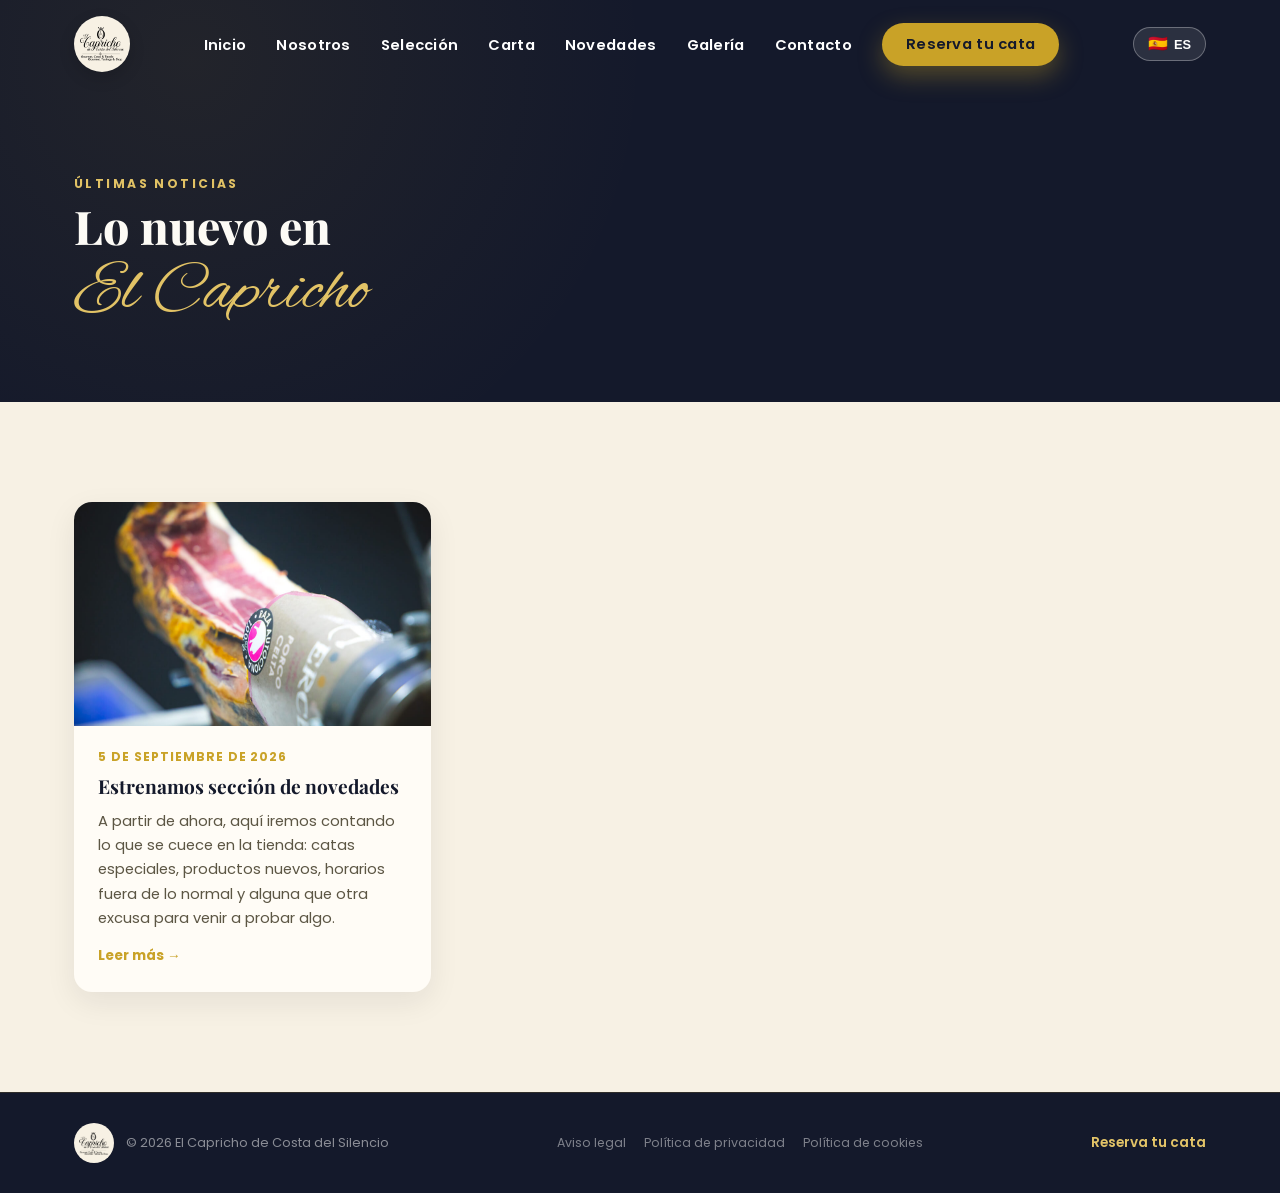
<file: novedades.html>
<!DOCTYPE html>
<html lang="es">
<head>
<meta charset="UTF-8">
<meta name="viewport" content="width=device-width, initial-scale=1.0">
<title>Novedades · El Capricho de Costa del Silencio</title>
<meta name="description" content="Novedades de El Capricho de Costa del Silencio: catas especiales, productos nuevos y noticias de nuestra tienda gourmet en Tenerife.">
<meta property="og:title" content="Novedades · El Capricho de Costa del Silencio">
<meta property="og:description" content="Catas especiales, productos nuevos y noticias de nuestra tienda gourmet en Tenerife.">
<meta property="og:type" content="website">
<meta property="og:url" content="https://elcaprichodecostadelsilencio.com/novedades.html">
<link rel="preconnect" href="https://fonts.googleapis.com">
<link rel="preconnect" href="https://fonts.gstatic.com" crossorigin>
<link href="https://fonts.googleapis.com/css2?family=Alex+Brush&family=Playfair+Display:wght@600;700;800;900&family=Poppins:wght@300;400;500;600;700&display=swap" rel="stylesheet">
<link rel="icon" href="data:image/svg+xml,%3Csvg xmlns='http://www.w3.org/2000/svg' viewBox='0 0 100 100'%3E%3Ccircle cx='50' cy='50' r='48' fill='%2314192B'/%3E%3Ctext x='50' y='66' text-anchor='middle' font-size='54' fill='%23C9A227' font-family='Georgia,serif'%3EC%3C/text%3E%3C/svg%3E">
<link rel="stylesheet" href="assets/site.css">
<script src="https://api.biscotti-cmp.com/scripts/biscotti-boot.js"></script>
<script>
window.BiscottiConfig = {
websiteId: "3cb3f3db-aba1-4e80-b52c-1565b251f432",
apiUrl: "https://api.biscotti-cmp.com/api/v1"
};
</script>
<script src="https://api.biscotti-cmp.com/scripts/biscotti.min.js" defer></script>
</head>
<body>

<div id="site-header-slot"></div>


<section class="novedades-hero">
  <div class="wrap">
    <span class="eyebrow" data-i18n="novedades_eyebrow">Últimas noticias</span>
    <h1><span data-i18n="novedades_title1">Lo nuevo en</span><span class="accent" data-i18n="novedades_title2">El Capricho</span></h1>
  </div>
</section>

<section class="novedades-list">
  <div class="wrap">
    <div class="nov-grid" id="novGrid">
      <div class="nov-empty" data-i18n="novedades_empty">Todavía no hay novedades publicadas. Vuelve pronto.</div>
    </div>
  </div>
</section>

<div id="site-footer-slot"></div>

<script src="assets/i18n.js"></script>
<script>
  let novedadesCache = null;
  async function renderPosts(lang){
    const grid = document.getElementById('novGrid');
    try{
      if (!novedadesCache){
        const res = await fetch('novedades-data.json', {cache: 'no-store'});
        novedadesCache = (await res.json()).posts || [];
      }
      const posts = [...novedadesCache].sort((a,b) => new Date(b.date) - new Date(a.date));
      if (!posts.length){
        grid.innerHTML = `<div class="nov-empty">${I18N[lang].novedades_empty}</div>`;
        return;
      }
      grid.innerHTML = posts.map(p => {
        const title = lang === 'en' ? (p.title_en || p.title_es) : p.title_es;
        const excerpt = lang === 'en' ? (p.excerpt_en || p.excerpt_es) : p.excerpt_es;
        const dateStr = new Date(p.date + 'T00:00:00').toLocaleDateString(lang === 'en' ? 'en-GB' : 'es-ES', {day:'numeric', month:'long', year:'numeric'});
        return `<article class="nov-card">
          <div class="thumb"><img src="${p.image}" alt="${title}" loading="lazy"></div>
          <div class="body">
            <div class="nov-date">${dateStr}</div>
            <h3>${title}</h3>
            <p>${excerpt}</p>
            <a class="read-more" href="novedades/${p.slug}.html">${I18N[lang].read_more}</a>
          </div>
        </article>`;
      }).join('');
    }catch(err){
      grid.innerHTML = `<div class="nov-empty">${I18N[lang].novedades_empty}</div>`;
    }
  }
  function onLanguageChange(lang){ renderPosts(lang); }
</script>
<script>window.SITE_PREFIX = "";</script>
<script src="assets/site-common.js"></script>
<script>renderPosts(localStorage.getItem('capricho_lang') || 'es');</script>

</body>
</html>
</file>
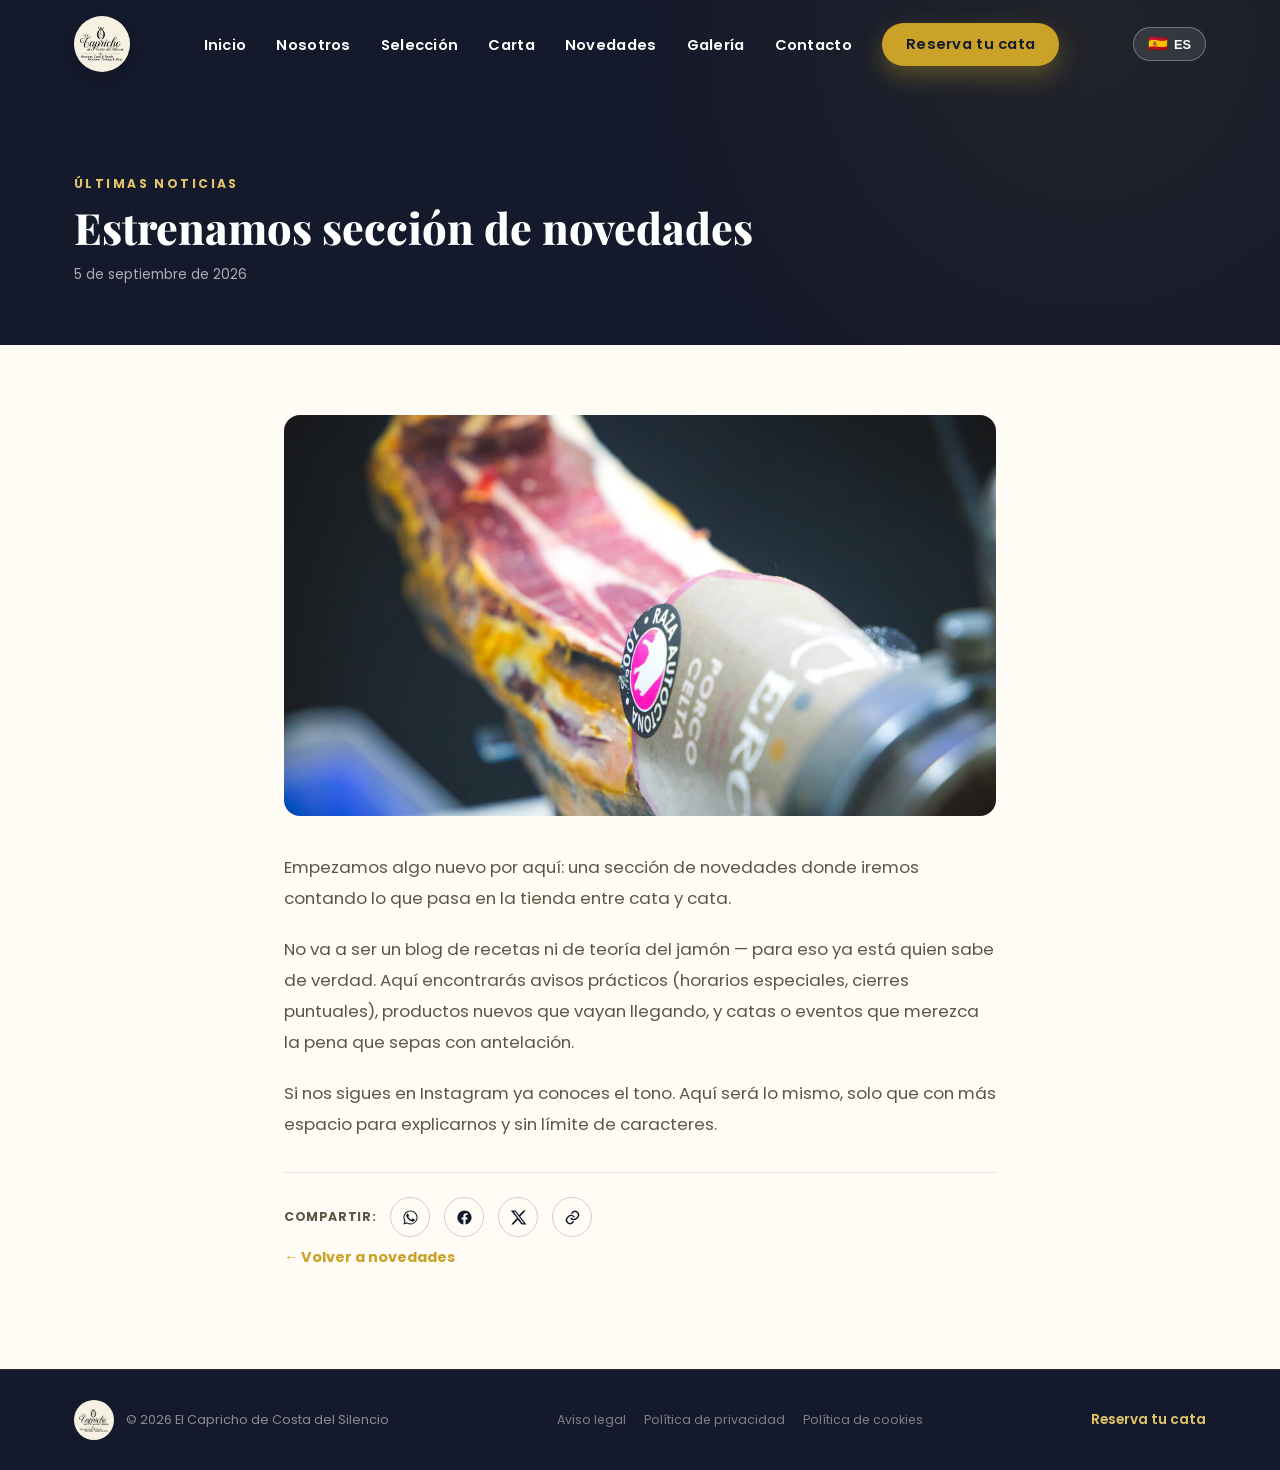
<file: novedades/estrenamos-novedades.html>
<!DOCTYPE html>
<html lang="es">
<head>
<meta charset="UTF-8">
<meta name="viewport" content="width=device-width, initial-scale=1.0">
<title>Estrenamos sección de novedades · El Capricho de Costa del Silencio</title>
<meta name="description" content="A partir de ahora, aquí iremos contando lo que se cuece en la tienda: catas especiales, productos nuevos, horarios fuera de lo normal y alguna que otra excusa para venir a probar algo.">
<meta property="og:title" content="Estrenamos sección de novedades · El Capricho de Costa del Silencio">
<meta property="og:description" content="A partir de ahora, aquí iremos contando lo que se cuece en la tienda: catas especiales, productos nuevos, horarios fuera de lo normal y alguna que otra excusa para venir a probar algo.">
<meta property="og:type" content="article">
<meta property="og:url" content="https://elcaprichodecostadelsilencio.com/novedades/estrenamos-novedades.html">
<meta property="og:image" content="https://elcaprichodecostadelsilencio.com/img/jamon-closeup.jpg">
<meta name="twitter:card" content="summary_large_image">
<link rel="preconnect" href="https://fonts.googleapis.com">
<link rel="preconnect" href="https://fonts.gstatic.com" crossorigin>
<link href="https://fonts.googleapis.com/css2?family=Alex+Brush&family=Playfair+Display:wght@600;700;800;900&family=Poppins:wght@300;400;500;600;700&display=swap" rel="stylesheet">
<link rel="icon" href="data:image/svg+xml,%3Csvg xmlns='http://www.w3.org/2000/svg' viewBox='0 0 100 100'%3E%3Ccircle cx='50' cy='50' r='48' fill='%2314192B'/%3E%3Ctext x='50' y='66' text-anchor='middle' font-size='54' fill='%23C9A227' font-family='Georgia,serif'%3EC%3C/text%3E%3C/svg%3E">
<link rel="stylesheet" href="../assets/site.css">
<script src="https://api.biscotti-cmp.com/scripts/biscotti-boot.js"></script>
<script>
window.BiscottiConfig = {
websiteId: "3cb3f3db-aba1-4e80-b52c-1565b251f432",
apiUrl: "https://api.biscotti-cmp.com/api/v1"
};
</script>
<script src="https://api.biscotti-cmp.com/scripts/biscotti.min.js" defer></script>
</head>
<body>

<div id="site-header-slot"></div>


<section class="post-hero">
  <div class="wrap">
    <span class="eyebrow" data-i18n="novedades_eyebrow">Últimas noticias</span>
    <h1 id="postTitle">Estrenamos sección de novedades</h1>
    <div class="post-meta" id="postDate">5 de septiembre de 2026</div>
  </div>
</section>

<section class="post-body">
  <div class="wrap">
    <img class="post-cover" src="../img/jamon-closeup.jpg" alt="Estrenamos sección de novedades">
    <div id="postContentEs">
      <p>Empezamos algo nuevo por aquí: una sección de novedades donde iremos contando lo que pasa en la tienda entre cata y cata.</p>
      <p>No va a ser un blog de recetas ni de teoría del jamón — para eso ya está quien sabe de verdad. Aquí encontrarás avisos prácticos (horarios especiales, cierres puntuales), productos nuevos que vayan llegando, y catas o eventos que merezca la pena que sepas con antelación.</p>
      <p>Si nos sigues en Instagram ya conoces el tono. Aquí será lo mismo, solo que con más espacio para explicarnos y sin límite de caracteres.</p>
    </div>
    <div id="postContentEn" style="display:none;">
      <p>We're starting something new here: a news section where we'll share what's going on at the shop between tastings.</p>
      <p>This won't be a recipe blog or a deep dive into ham theory — there are people who actually know that stuff for that. Here you'll find practical notices (special hours, occasional closures), new products as they arrive, and tastings or events worth knowing about in advance.</p>
      <p>If you follow us on Instagram, you already know the tone. Same thing here, just with more room to explain ourselves and no character limit.</p>
    </div>
    <div class="post-share">
      <span class="share-label" data-i18n="share_label">Compartir:</span>
      <div class="socials" id="shareIcons"></div>
    </div>
    <a class="post-back" href="../novedades.html" data-i18n="post_back">← Volver a novedades</a>
  </div>
</section>

<div id="site-footer-slot"></div>

<script src="../assets/i18n.js"></script>
<script>
  const POST_ES_TITLE = 'Estrenamos sección de novedades';
  const POST_EN_TITLE = "We're launching our news section";
  const POST_DATE = "2026-09-05";
  const POST_URL = "https://elcaprichodecostadelsilencio.com/novedades/estrenamos-novedades.html";
  function onLanguageChange(lang){
    document.getElementById('postTitle').textContent = lang === 'en' ? POST_EN_TITLE : POST_ES_TITLE;
    document.getElementById('postDate').textContent = new Date(POST_DATE + 'T00:00:00').toLocaleDateString(lang === 'en' ? 'en-GB' : 'es-ES', {day:'numeric', month:'long', year:'numeric'});
    document.getElementById('postContentEs').style.display = lang === 'en' ? 'none' : 'block';
    document.getElementById('postContentEn').style.display = lang === 'en' ? 'block' : 'none';
    if (window.CapriShare) CapriShare.render('shareIcons', POST_URL, lang === 'en' ? POST_EN_TITLE : POST_ES_TITLE);
  }
</script>
<script>window.SITE_PREFIX = "../";</script>
<script src="../assets/site-common.js"></script>

</body>
</html>
</file>
<file: assets/site.css>
:root{
    --ink:#14192B;
    --ink-2:#0C1020;
    --gold:#C9A227;
    --gold-light:#E3C468;
    --cream:#F7F1E4;
    --cream-2:#EFE1BF;
    --paper:#FFFCF6;
    --text-soft:#5c5644;
  }
  *{box-sizing:border-box;margin:0;padding:0;}
  html{scroll-behavior:smooth;}
  body{
    font-family:'Poppins',sans-serif;
    color:var(--ink);
    background:var(--paper);
    overflow-x:hidden;
  }
  img{max-width:100%;display:block;}
  a{text-decoration:none;color:inherit;}
  ul{list-style:none;}
  .script{font-family:'Alex Brush',cursive;}
  .wrap{max-width:1180px;margin:0 auto;padding:0 24px;}
  .btn{
    display:inline-block;
    background:var(--gold);
    color:var(--ink);
    font-weight:700;
    padding:14px 32px;
    border-radius:40px;
    letter-spacing:.02em;
    box-shadow:0 10px 24px rgba(201,162,39,.35);
    transition:transform .2s ease, box-shadow .2s ease, background .2s ease;
    border:none;
    cursor:pointer;
    font-family:'Poppins',sans-serif;
    font-size:.95rem;
  }
  .btn:hover{transform:translateY(-2px);box-shadow:0 14px 30px rgba(201,162,39,.45);background:var(--gold-light);}
  .btn.outline{
    background:transparent;
    border:2px solid var(--gold);
    color:var(--gold);
    box-shadow:none;
  }
  .btn.outline:hover{background:var(--gold);color:var(--ink);}
  .btn.ghost{
    background:transparent;border:2px solid rgba(20,25,43,.25);color:var(--ink);box-shadow:none;
  }
  .btn.ghost:hover{background:var(--ink);color:var(--cream);border-color:var(--ink);}
  .eyebrow{
    text-transform:uppercase;
    letter-spacing:.2em;
    font-size:.76rem;
    font-weight:700;
    color:var(--gold);
  }
  h2.section-title{
    font-family:'Playfair Display',serif;
    font-size:clamp(2rem,4vw,2.9rem);
    font-weight:800;
    line-height:1.1;
    margin:.4rem 0 1rem;
  }
  h2.section-title .accent{
    display:block;
    font-family:'Alex Brush',cursive;
    font-weight:400;
    color:var(--gold);
    font-size:1.5em;
    margin-top:.05em;
  }

  /* ---------- HEADER ---------- */
  header{
    position:fixed;top:0;left:0;right:0;
    z-index:100;
    background:rgba(20,25,43,0);
    transition:background .35s ease, box-shadow .35s ease, padding .35s ease;
    padding:16px 0;
  }
  header.scrolled{
    background:rgba(255,252,246,.97);
    box-shadow:0 4px 24px rgba(0,0,0,.1);
    padding:8px 0;
    backdrop-filter:blur(6px);
  }
  nav{display:flex;align-items:center;justify-content:space-between;gap:20px;}
  .brand{display:flex;align-items:center;gap:12px;}
  .brand .badge{
    background:var(--cream);
    border-radius:50%;
    width:56px;height:56px;
    display:flex;align-items:center;justify-content:center;
    box-shadow:0 6px 16px rgba(0,0,0,.15);
    flex:none;
    transition:width .3s ease,height .3s ease;
    padding:6px;
  }
  header.scrolled .brand .badge{width:46px;height:46px;}
  .brand .badge img{width:100%;height:100%;object-fit:contain;}
  .brand-text{display:none;}
  .nav-links{display:flex;gap:30px;align-items:center;}
  .nav-links a{font-weight:600;font-size:.92rem;position:relative;padding:4px 0;color:#fff;transition:color .35s ease;letter-spacing:.02em;}
  header.scrolled .nav-links a{color:var(--ink);}
  .nav-links a::after{
    content:'';position:absolute;left:0;bottom:-2px;width:0;height:2px;background:var(--gold);
    transition:width .25s ease;
  }
  .nav-links a:hover::after{width:100%;}
  .nav-links a.btn{padding:11px 24px;color:var(--ink)!important;}
  .nav-links a.btn::after{display:none;}
  .burger{display:none;background:none;border:none;font-size:1.6rem;color:var(--gold);cursor:pointer;}

  @media (max-width:900px){
    .nav-links{
      position:fixed;inset:0 0 0 auto;height:100vh;width:min(78vw,320px);
      background:var(--paper);flex-direction:column;justify-content:center;
      align-items:flex-start;padding:0 40px;gap:24px;
      transform:translateX(100%);transition:transform .35s ease;
      box-shadow:-10px 0 30px rgba(0,0,0,.15);
    }
    .nav-links.open{transform:translateX(0);}
    .nav-links a:not(.btn){color:var(--ink);}
    .nav-links a.btn{margin-top:10px;}
    .burger{display:block;z-index:110;order:-1;}
    .brand{flex:1;justify-content:center;}
  }

  /* ---------- HERO ---------- */
  .hero{
    position:relative;
    min-height:100vh;
    display:flex;
    align-items:center;
    background:linear-gradient(180deg, rgba(12,16,32,.55), rgba(12,16,32,.78)), url('img/storefront.jpg') center 60%/cover no-repeat;
  }
  .hero .wrap{position:relative;z-index:2;padding-top:110px;}
  .hero-tag{
    display:inline-flex;align-items:center;gap:10px;
    background:rgba(255,255,255,.1);
    border:1px solid rgba(201,162,39,.5);
    color:var(--gold-light);padding:8px 18px;border-radius:30px;
    font-size:.76rem;letter-spacing:.16em;text-transform:uppercase;font-weight:600;
    backdrop-filter:blur(4px);
  }
  .hero h1{
    color:#fff;
    font-family:'Playfair Display',serif;
    font-size:clamp(2.4rem,6vw,4.2rem);
    font-weight:800;
    line-height:1.08;
    margin:24px 0 10px;
    text-shadow:0 6px 30px rgba(0,0,0,.4);
  }
  .hero h1 .script{
    display:block;
    font-family:'Alex Brush',cursive;
    font-weight:400;
    font-size:1.15em;
    color:var(--gold-light);
    margin-top:8px;
  }
  .hero p{
    color:rgba(255,255,255,.85);
    font-size:1.1rem;
    max-width:520px;
    margin-bottom:34px;
    line-height:1.7;
  }
  .hero-ctas{display:flex;gap:16px;flex-wrap:wrap;}
  .hero-badges{display:flex;gap:14px;margin-top:38px;flex-wrap:wrap;}
  .hero-badges span{
    display:flex;align-items:center;gap:8px;
    color:rgba(255,255,255,.75);font-size:.82rem;font-weight:500;
  }
  .scroll-cue{
    position:absolute;bottom:34px;left:50%;transform:translateX(-50%);
    color:#fff;font-size:.72rem;letter-spacing:.2em;text-transform:uppercase;
    display:flex;flex-direction:column;align-items:center;gap:8px;opacity:.85;
  }
  .scroll-cue span{width:1px;height:34px;background:var(--gold);display:block;animation:pulse 1.8s infinite;}
  @keyframes pulse{0%,100%{opacity:.2;}50%{opacity:1;}}

  /* ---------- INTRO / SOBRE NOSOTROS ---------- */
  .intro{padding:120px 0 100px;background:var(--paper);}
  .intro-grid{display:grid;grid-template-columns:1fr 1fr;gap:70px;align-items:center;}
  .intro-media{position:relative;border-radius:18px;overflow:hidden;}
  .intro-media img{border-radius:18px;aspect-ratio:4/5;object-fit:cover;}
  .intro-media .float-card{
    position:absolute;bottom:-26px;right:-26px;
    background:var(--ink);
    color:#fff;
    padding:22px 26px;
    border-radius:16px;
    box-shadow:0 16px 34px rgba(20,25,43,.35);
    max-width:220px;
    border:1px solid rgba(201,162,39,.4);
  }
  .intro-media .float-card strong{display:block;font-family:'Playfair Display',serif;font-size:1.8rem;line-height:1;color:var(--gold-light);}
  .intro-media .float-card span{font-size:.78rem;letter-spacing:.05em;opacity:.85;}
  .intro-text p{color:var(--text-soft);font-size:1.05rem;line-height:1.85;margin-bottom:18px;}
  .intro-points{display:grid;grid-template-columns:1fr 1fr;gap:20px;margin-top:30px;}
  .intro-points li{display:flex;gap:12px;align-items:flex-start;font-weight:600;font-size:.9rem;color:var(--ink);}
  .intro-points li .dot{width:9px;height:9px;border-radius:50%;background:var(--gold);margin-top:6px;flex:none;}

  @media (max-width:900px){
    .intro-grid{grid-template-columns:1fr;gap:60px;}
    .intro-media{order:-1;}
    .intro-media .float-card{right:16px;bottom:-20px;}
  }

  /* ---------- SELECCIÓN ---------- */
  .seleccion{background:var(--ink);color:#fff;padding:110px 0;position:relative;}
  .seleccion::before{
    content:'';position:absolute;inset:0;
    background:radial-gradient(circle at 15% 15%, rgba(201,162,39,.08), transparent 40%);
    pointer-events:none;
  }
  .seleccion .eyebrow{color:var(--gold-light);}
  .seleccion h2{color:#fff;}
  .seleccion h2 .accent{color:var(--gold-light);}
  .sel-grid{display:grid;grid-template-columns:repeat(3,1fr);gap:26px;margin-top:54px;}
  .sel-card{
    background:rgba(255,255,255,.04);
    border:1px solid rgba(201,162,39,.25);
    border-radius:18px;overflow:hidden;
    transition:transform .25s ease, background .25s ease, border-color .25s ease;
  }
  .sel-card:hover{transform:translateY(-6px);background:rgba(255,255,255,.07);border-color:var(--gold);}
  .sel-card .thumb{aspect-ratio:4/3;overflow:hidden;}
  .sel-card .thumb img{width:100%;height:100%;object-fit:cover;transition:transform .5s ease;}
  .sel-card:hover .thumb img{transform:scale(1.07);}
  .sel-card .body{padding:24px 26px 28px;}
  .sel-card h3{font-family:'Playfair Display',serif;font-size:1.25rem;margin-bottom:10px;color:var(--gold-light);}
  .sel-card p{color:rgba(255,255,255,.72);font-size:.92rem;line-height:1.7;}
  @media (max-width:900px){.sel-grid{grid-template-columns:1fr 1fr;}}
  @media (max-width:600px){.sel-grid{grid-template-columns:1fr;}}

  /* ---------- CARTA (live menu) ---------- */
  .carta{background:var(--ink);color:#fff;padding:110px 0;position:relative;}
  .carta::before{
    content:'';position:absolute;inset:0;
    background:radial-gradient(circle at 85% 10%, rgba(201,162,39,.08), transparent 40%);
    pointer-events:none;
  }
  .carta .eyebrow{color:var(--gold-light);}
  .carta h2{color:#fff;}
  .carta h2 .accent{color:var(--gold-light);}
  .carta-sub{color:rgba(255,255,255,.6);font-size:.92rem;margin-top:-4px;margin-bottom:10px;max-width:560px;}
  .menu-tabs{display:flex;flex-wrap:wrap;gap:10px;margin-top:38px;margin-bottom:36px;position:relative;}
  .menu-tab{
    background:rgba(255,255,255,.06);border:1px solid rgba(201,162,39,.25);color:rgba(255,255,255,.8);
    font-family:'Poppins',sans-serif;font-weight:600;font-size:.82rem;padding:9px 18px;border-radius:30px;
    cursor:pointer;transition:background .2s ease,border-color .2s ease,color .2s ease;
  }
  .menu-tab:hover{background:rgba(255,255,255,.12);}
  .menu-tab.active{background:var(--gold);border-color:var(--gold);color:var(--ink);}
  .menu-panel{
    background:var(--paper);border-radius:20px;padding:8px 34px;
    box-shadow:0 24px 50px rgba(0,0,0,.25);position:relative;min-height:120px;
  }
  .menu-item{display:flex;justify-content:space-between;align-items:baseline;gap:16px;padding:16px 0;border-bottom:1px dashed rgba(20,25,43,.15);}
  .menu-item:last-child{border-bottom:none;}
  .menu-item .mi-name{font-weight:600;color:var(--ink);font-size:.95rem;}
  .menu-item .mi-price{font-weight:800;color:var(--gold);white-space:nowrap;font-size:.95rem;}
  .menu-loading{color:rgba(255,255,255,.55);font-size:.9rem;padding:20px 0;}
  .menu-foot{text-align:center;margin-top:30px;}
  .menu-foot a{color:var(--gold-light);font-weight:600;font-size:.88rem;border-bottom:1px solid rgba(227,196,104,.5);padding-bottom:2px;}
  .menu-foot a:hover{color:#fff;}
  @media (max-width:600px){.menu-panel{padding:6px 18px;}}

  /* ---------- GALERÍA ---------- */
  .gallery{padding:120px 0 100px;background:var(--cream);}
  .gallery-head{display:flex;justify-content:space-between;align-items:flex-end;flex-wrap:wrap;gap:20px;margin-bottom:50px;}
  .gallery-grid{display:grid;grid-template-columns:repeat(4,1fr);grid-auto-rows:190px;gap:16px;}
  .gallery-grid a{position:relative;border-radius:14px;overflow:hidden;display:block;}
  .gallery-grid img{width:100%;height:100%;object-fit:cover;transition:transform .5s ease;}
  .gallery-grid a:hover img{transform:scale(1.08);}
  .gallery-grid a::after{
    content:'';position:absolute;inset:0;
    background:linear-gradient(180deg, transparent 50%, rgba(0,0,0,.5));
    opacity:0;transition:opacity .3s ease;
  }
  .gallery-grid a:hover::after{opacity:1;}
  .g1{grid-column:span 2;grid-row:span 2;}
  .g5{grid-column:span 2;}
  @media (max-width:900px){
    .gallery-grid{grid-template-columns:repeat(2,1fr);grid-auto-rows:170px;}
    .g1{grid-column:span 2;grid-row:span 1;}
    .g5{grid-column:span 1;}
  }

  .lightbox{
    position:fixed;inset:0;background:rgba(12,16,32,.94);
    display:flex;align-items:center;justify-content:center;
    z-index:200;opacity:0;pointer-events:none;transition:opacity .3s ease;padding:30px;
  }
  .lightbox.open{opacity:1;pointer-events:auto;}
  .lightbox img{max-width:min(900px,90vw);max-height:85vh;border-radius:12px;box-shadow:0 30px 60px rgba(0,0,0,.5);}
  .lightbox-close{position:absolute;top:26px;right:32px;color:#fff;font-size:2rem;cursor:pointer;line-height:1;background:none;border:none;}

  /* ---------- CONTACTO / RESERVAS ---------- */
  .contact{background:var(--paper);padding:120px 0 100px;}
  .contact-head{text-align:center;max-width:640px;margin:0 auto 56px;}
  .contact-head .eyebrow{justify-content:center;display:flex;}
  .contact-grid{display:grid;grid-template-columns:1fr 1fr;gap:60px;align-items:start;}
  .quick-actions{display:flex;flex-direction:column;gap:14px;margin-bottom:34px;}
  .quick-actions .btn{width:100%;text-align:center;}
  .info-list{display:flex;flex-direction:column;gap:20px;margin-bottom:28px;}
  .info-list li{display:flex;gap:14px;align-items:flex-start;}
  .info-list .ic{
    width:42px;height:42px;border-radius:50%;background:var(--ink);
    display:flex;align-items:center;justify-content:center;flex:none;
  }
  .info-list strong{display:block;font-size:.92rem;margin-bottom:2px;}
  .info-list span, .info-list a{color:var(--text-soft);font-size:.88rem;line-height:1.6;}
  .info-list a.go{color:var(--gold);font-weight:700;}
  .hours-grid{display:grid;grid-template-columns:auto 1fr;gap:2px 14px;margin-top:2px;}
  .hours-grid span:nth-child(odd){color:#8a7f68;}
  .hours-grid span.closed{color:#b0a68f;font-style:italic;}
  .socials{display:flex;gap:14px;flex-wrap:wrap;}
  .socials a{
    width:40px;height:40px;border-radius:50%;border:1px solid rgba(20,25,43,.2);
    display:flex;align-items:center;justify-content:center;color:var(--ink);
    transition:background .2s ease,border-color .2s ease,color .2s ease,transform .2s ease;
  }
  .socials a svg{width:17px;height:17px;}
  .socials a:hover{background:var(--gold);border-color:var(--gold);color:var(--ink);transform:translateY(-3px);}

  .form-card{background:var(--ink);border-radius:22px;padding:36px;color:#fff;box-shadow:0 24px 50px rgba(20,25,43,.2);}
  .form-tabs{display:flex;gap:8px;margin-bottom:22px;}
  .form-tab{
    flex:1;background:rgba(255,255,255,.06);border:1px solid rgba(255,255,255,.15);color:rgba(255,255,255,.7);
    padding:11px 14px;border-radius:12px;font-family:'Poppins',sans-serif;font-weight:600;font-size:.82rem;
    cursor:pointer;transition:background .2s ease,border-color .2s ease,color .2s ease;text-align:center;
  }
  .form-tab.active{background:var(--gold);border-color:var(--gold);color:var(--ink);}
  .form-panel{display:none;}
  .form-panel.active{display:block;}
  .form-card h3{font-family:'Playfair Display',serif;font-size:1.4rem;margin-bottom:6px;color:var(--gold-light);}
  .form-card p.note{color:rgba(255,255,255,.6);font-size:.82rem;margin-bottom:24px;line-height:1.6;}
  .more-contacts{margin-top:26px;padding-top:22px;border-top:1px solid rgba(20,25,43,.12);}
  .more-contacts .mc-title{font-size:.78rem;font-weight:700;letter-spacing:.08em;text-transform:uppercase;color:#8a7f68;margin-bottom:10px;}
  .more-contacts ul{display:flex;flex-direction:column;gap:6px;}
  .more-contacts li{font-size:.85rem;color:var(--text-soft);display:flex;gap:6px;flex-wrap:wrap;}
  .more-contacts a{color:var(--ink);font-weight:600;}
  .more-contacts a:hover{color:var(--gold);}

  .form-captcha{
    background:rgba(201,162,39,.08);border:1px dashed rgba(201,162,39,.4);
    border-radius:12px;padding:14px 16px;margin-bottom:16px;
  }
  .form-captcha label{color:var(--gold-light)!important;}
  .captcha-msg{font-size:.78rem;margin-top:6px;display:none;}
  .captcha-msg.show{display:block;}
  .captcha-msg.err{color:#ff9d9d;}
  .captcha-msg.ok{color:#8fd99f;}
  .form-status{
    display:none;align-items:flex-start;gap:10px;margin-top:14px;padding:12px 14px;
    border-radius:12px;font-size:.85rem;line-height:1.55;
  }
  .form-status.show{display:flex;}
  .form-status.sending{background:rgba(255,255,255,.06);color:rgba(255,255,255,.75);}
  .form-status.success{background:rgba(143,217,159,.12);color:#c9f0d1;border:1px solid rgba(143,217,159,.3);}
  .form-status.error{background:rgba(255,157,157,.12);color:#ffd1d1;border:1px solid rgba(255,157,157,.3);}
  .form-status a{color:inherit;font-weight:700;text-decoration:underline;}
  .form-row{display:grid;grid-template-columns:1fr 1fr;gap:14px;margin-bottom:14px;}
  .form-card label{display:block;font-size:.78rem;font-weight:600;margin-bottom:6px;color:rgba(255,255,255,.75);}
  .form-card input, .form-card textarea{
    width:100%;background:rgba(255,255,255,.06);border:1px solid rgba(255,255,255,.18);
    border-radius:10px;padding:11px 14px;color:#fff;font-family:'Poppins',sans-serif;font-size:.9rem;
  }
  .form-card input::placeholder, .form-card textarea::placeholder{color:rgba(255,255,255,.35);}
  .form-card textarea{resize:vertical;min-height:90px;margin-bottom:18px;}
  .form-card .full{margin-bottom:14px;}
  .form-card input.invalid, .form-card textarea.invalid{border-color:#ff9d9d;background:rgba(255,157,157,.08);}
  .field-error{display:none;color:#ff9d9d;font-size:.76rem;margin-top:5px;line-height:1.4;}
  .field-error.show{display:block;}
  .map-box{border-radius:18px;overflow:hidden;min-height:280px;background:var(--cream-2);position:relative;margin-top:8px;}
  .map-box iframe{width:100%;height:100%;min-height:280px;display:block;border:0;}
  @media (max-width:900px){.contact-grid{grid-template-columns:1fr;gap:50px;} .form-row{grid-template-columns:1fr;}}

  footer{background:var(--ink);border-top:1px solid rgba(201,162,39,.15);padding:30px 0;}
  footer .wrap{display:flex;justify-content:space-between;align-items:center;flex-wrap:wrap;gap:14px;}
  footer .f-brand{display:flex;align-items:center;gap:12px;}
  footer .f-brand .badge{background:var(--cream);border-radius:50%;width:40px;height:40px;display:flex;align-items:center;justify-content:center;padding:5px;flex:none;}
  footer .f-brand .badge img{width:100%;height:100%;object-fit:contain;}
  footer .f-brand span{color:rgba(255,255,255,.5);font-size:.8rem;}
  footer a.book{color:var(--gold-light);font-weight:600;font-size:.85rem;}
  footer a.book:hover{color:#fff;}
  .legal-links{display:flex;gap:18px;flex-wrap:wrap;}
  .legal-links button{
    background:none;border:none;cursor:pointer;font-family:'Poppins',sans-serif;
    color:rgba(255,255,255,.45);font-size:.78rem;transition:color .2s ease;padding:0;
  }
  .legal-links button:hover{color:var(--gold-light);}

  /* ---------- LEGAL MODAL ---------- */
  .legal-modal{
    position:fixed;inset:0;background:rgba(12,16,32,.75);
    display:flex;align-items:center;justify-content:center;padding:24px;
    z-index:300;opacity:0;pointer-events:none;transition:opacity .25s ease;
  }
  .legal-modal.open{opacity:1;pointer-events:auto;}
  .legal-box{
    background:var(--paper);border-radius:20px;max-width:760px;width:100%;max-height:85vh;
    overflow:hidden;display:flex;flex-direction:column;box-shadow:0 30px 70px rgba(0,0,0,.4);
  }
  .legal-head{display:flex;align-items:center;justify-content:space-between;padding:22px 26px;border-bottom:1px solid rgba(20,25,43,.1);}
  .legal-head h3{font-family:'Playfair Display',serif;font-size:1.3rem;color:var(--ink);}
  .legal-close{background:none;border:none;cursor:pointer;font-size:1.6rem;line-height:1;color:var(--text-soft);}
  .legal-tabs{display:flex;gap:8px;padding:16px 26px 0;flex-wrap:wrap;}
  .legal-tab{
    background:var(--cream);border:1px solid rgba(20,25,43,.1);color:var(--ink);
    padding:8px 16px;border-radius:20px;font-family:'Poppins',sans-serif;font-weight:600;font-size:.8rem;
    cursor:pointer;transition:background .2s ease,color .2s ease;
  }
  .legal-tab.active{background:var(--ink);color:var(--gold-light);border-color:var(--ink);}
  .legal-body{padding:20px 26px 30px;overflow-y:auto;}
  .legal-panel{display:none;}
  .legal-panel.active{display:block;}
  .legal-panel h4{font-family:'Playfair Display',serif;font-size:1.05rem;color:var(--ink);margin:20px 0 8px;}
  .legal-panel h4:first-child{margin-top:0;}
  .legal-panel p{color:var(--text-soft);font-size:.9rem;line-height:1.75;margin-bottom:10px;}
  .legal-panel ul{margin:0 0 12px 0;padding-left:0;}
  .legal-panel li{color:var(--text-soft);font-size:.9rem;line-height:1.7;margin-bottom:8px;list-style:none;padding-left:16px;position:relative;}
  .legal-panel li::before{content:'—';position:absolute;left:0;color:var(--gold);}
  .legal-panel a{color:var(--gold);font-weight:600;}

  /* ---------- LANGUAGE SWITCHER ---------- */
  .lang-switch{position:relative;}
  .lang-btn{
    display:flex;align-items:center;gap:6px;
    background:rgba(255,255,255,.1);
    border:1px solid rgba(255,255,255,.3);
    color:#fff;padding:8px 14px;border-radius:30px;
    font-weight:600;font-size:.8rem;cursor:pointer;
    transition:background .35s ease,border-color .35s ease,color .35s ease;
  }
  header.scrolled .lang-btn{background:rgba(20,25,43,.06);border-color:rgba(20,25,43,.2);color:var(--ink);}
  .lang-menu{
    position:absolute;top:calc(100% + 10px);right:0;
    background:#fff;border-radius:14px;overflow:hidden;
    box-shadow:0 16px 40px rgba(0,0,0,.18);min-width:150px;
    opacity:0;visibility:hidden;transform:translateY(-6px);
    transition:opacity .2s ease,transform .2s ease,visibility .2s ease;z-index:120;
  }
  .lang-switch.open .lang-menu{opacity:1;visibility:visible;transform:translateY(0);}
  .lang-menu button{
    display:flex;align-items:center;gap:10px;width:100%;padding:11px 16px;background:none;border:none;cursor:pointer;
    font-family:'Poppins',sans-serif;font-weight:600;font-size:.85rem;color:var(--ink);text-align:left;transition:background .15s ease;
  }
  .lang-menu button:hover{background:var(--cream);}
  .lang-menu button.active{color:var(--gold);}
  .flag{font-size:1rem;line-height:1;}

  /* ---------- BACK TO TOP ---------- */
  .to-top{
    position:fixed;right:24px;bottom:24px;width:48px;height:48px;border-radius:50%;
    background:var(--gold);color:var(--ink);display:flex;align-items:center;justify-content:center;
    border:none;cursor:pointer;box-shadow:0 10px 24px rgba(201,162,39,.4);
    opacity:0;visibility:hidden;transform:translateY(12px);
    transition:opacity .3s ease, transform .3s ease, background .2s ease;z-index:90;
  }
  .to-top.show{opacity:1;visibility:visible;transform:translateY(0);}
  .to-top:hover{background:var(--gold-light);}
  .to-top svg{width:20px;height:20px;}

  /* ---------- ANNOUNCEMENT POPUP ---------- */
  .announce-modal{
    position:fixed;inset:0;background:rgba(12,16,32,.82);
    display:flex;align-items:center;justify-content:center;padding:24px;
    z-index:400;opacity:0;pointer-events:none;transition:opacity .3s ease;
  }
  .announce-modal.show{opacity:1;pointer-events:auto;}
  .announce-box{position:relative;max-width:480px;width:100%;}
  .announce-box img{width:100%;border-radius:14px;box-shadow:0 30px 70px rgba(0,0,0,.5);display:block;}
  .announce-close{
    position:absolute;top:-14px;right:-14px;width:36px;height:36px;border-radius:50%;
    background:var(--gold);color:var(--ink);border:none;font-size:1.4rem;line-height:1;cursor:pointer;
    display:flex;align-items:center;justify-content:center;box-shadow:0 8px 20px rgba(0,0,0,.35);
    transition:background .2s ease;
  }
  .announce-close:hover{background:var(--gold-light);}
  /* ---------- NOVEDADES (news/blog) ---------- */
  .novedades-hero{background:var(--ink);color:#fff;padding:170px 0 70px;position:relative;}
  .novedades-hero::before{content:'';position:absolute;inset:0;background:radial-gradient(circle at 15% 15%, rgba(201,162,39,.08), transparent 40%);pointer-events:none;}
  .novedades-hero .eyebrow{color:var(--gold-light);}
  .novedades-hero h1{color:#fff;font-family:'Playfair Display',serif;font-size:clamp(2rem,4vw,2.9rem);font-weight:800;line-height:1.1;margin:.4rem 0 0;}
  .novedades-hero h1 .accent{display:block;font-family:'Alex Brush',cursive;font-weight:400;color:var(--gold-light);font-size:1.5em;margin-top:.05em;}
  .novedades-list{background:var(--cream);padding:80px 0 100px;}
  .nov-grid{display:grid;grid-template-columns:repeat(3,1fr);gap:30px;margin-top:20px;}
  .nov-card{background:var(--paper);border-radius:18px;overflow:hidden;box-shadow:0 10px 30px rgba(20,25,43,.08);transition:transform .25s ease, box-shadow .25s ease;display:flex;flex-direction:column;}
  .nov-card:hover{transform:translateY(-6px);box-shadow:0 18px 40px rgba(20,25,43,.14);}
  .nov-card .thumb{aspect-ratio:16/10;overflow:hidden;background:var(--cream-2);}
  .nov-card .thumb img{width:100%;height:100%;object-fit:cover;}
  .nov-card .body{padding:22px 24px 26px;display:flex;flex-direction:column;flex:1;}
  .nov-card .nov-date{font-size:.76rem;letter-spacing:.08em;text-transform:uppercase;color:var(--gold);font-weight:700;margin-bottom:8px;}
  .nov-card h3{font-family:'Playfair Display',serif;font-size:1.2rem;color:var(--ink);margin-bottom:10px;line-height:1.3;}
  .nov-card p{color:var(--text-soft);font-size:.92rem;line-height:1.65;margin-bottom:16px;flex:1;}
  .nov-card a.read-more{color:var(--gold);font-weight:700;font-size:.85rem;}
  .nov-card a.read-more:hover{color:var(--ink);}
  .nov-empty{color:var(--text-soft);font-size:.95rem;padding:20px 0;}
  @media (max-width:900px){.nov-grid{grid-template-columns:1fr 1fr;}}
  @media (max-width:600px){.nov-grid{grid-template-columns:1fr;}}

  .post-hero{background:var(--ink);color:#fff;padding:170px 0 60px;position:relative;}
  .post-hero::before{content:'';position:absolute;inset:0;background:radial-gradient(circle at 85% 10%, rgba(201,162,39,.08), transparent 40%);pointer-events:none;}
  .post-hero .eyebrow{color:var(--gold-light);}
  .post-hero h1{color:#fff;font-family:'Playfair Display',serif;font-size:clamp(1.8rem,4.4vw,2.7rem);font-weight:800;line-height:1.15;margin:.5rem 0 .8rem;max-width:760px;}
  .post-hero .post-meta{color:rgba(255,255,255,.65);font-size:.85rem;}
  .post-body{background:var(--paper);padding:70px 0 100px;}
  .post-body .wrap{max-width:760px;}
  .post-body img.post-cover{width:100%;border-radius:16px;margin-bottom:36px;aspect-ratio:16/9;object-fit:cover;}
  .post-body p{color:var(--text-soft);font-size:1.05rem;line-height:1.85;margin-bottom:20px;}
  .post-body h2{font-family:'Playfair Display',serif;font-size:1.5rem;color:var(--ink);margin:36px 0 14px;}
  .post-back{display:inline-block;margin-top:10px;color:var(--gold);font-weight:700;font-size:.9rem;}
  .post-back:hover{color:var(--ink);}

  /* ---------- COMPARTIR (post individual) ---------- */
  .post-share{display:flex;align-items:center;gap:14px;margin-top:32px;padding-top:24px;border-top:1px solid rgba(20,25,43,.1);flex-wrap:wrap;}
  .post-share .share-label{font-size:.78rem;font-weight:700;text-transform:uppercase;letter-spacing:.05em;color:var(--text-soft);}
  .socials button{
    width:40px;height:40px;border-radius:50%;border:1px solid rgba(20,25,43,.2);
    display:flex;align-items:center;justify-content:center;color:var(--ink);background:none;cursor:pointer;
    transition:background .2s ease,border-color .2s ease,color .2s ease,transform .2s ease;
  }
  .socials button svg{width:17px;height:17px;}
  .socials button:hover{background:var(--gold);border-color:var(--gold);color:var(--ink);transform:translateY(-3px);}
  .socials button.copied{background:var(--ink);border-color:var(--ink);color:#fff;}
</file>
